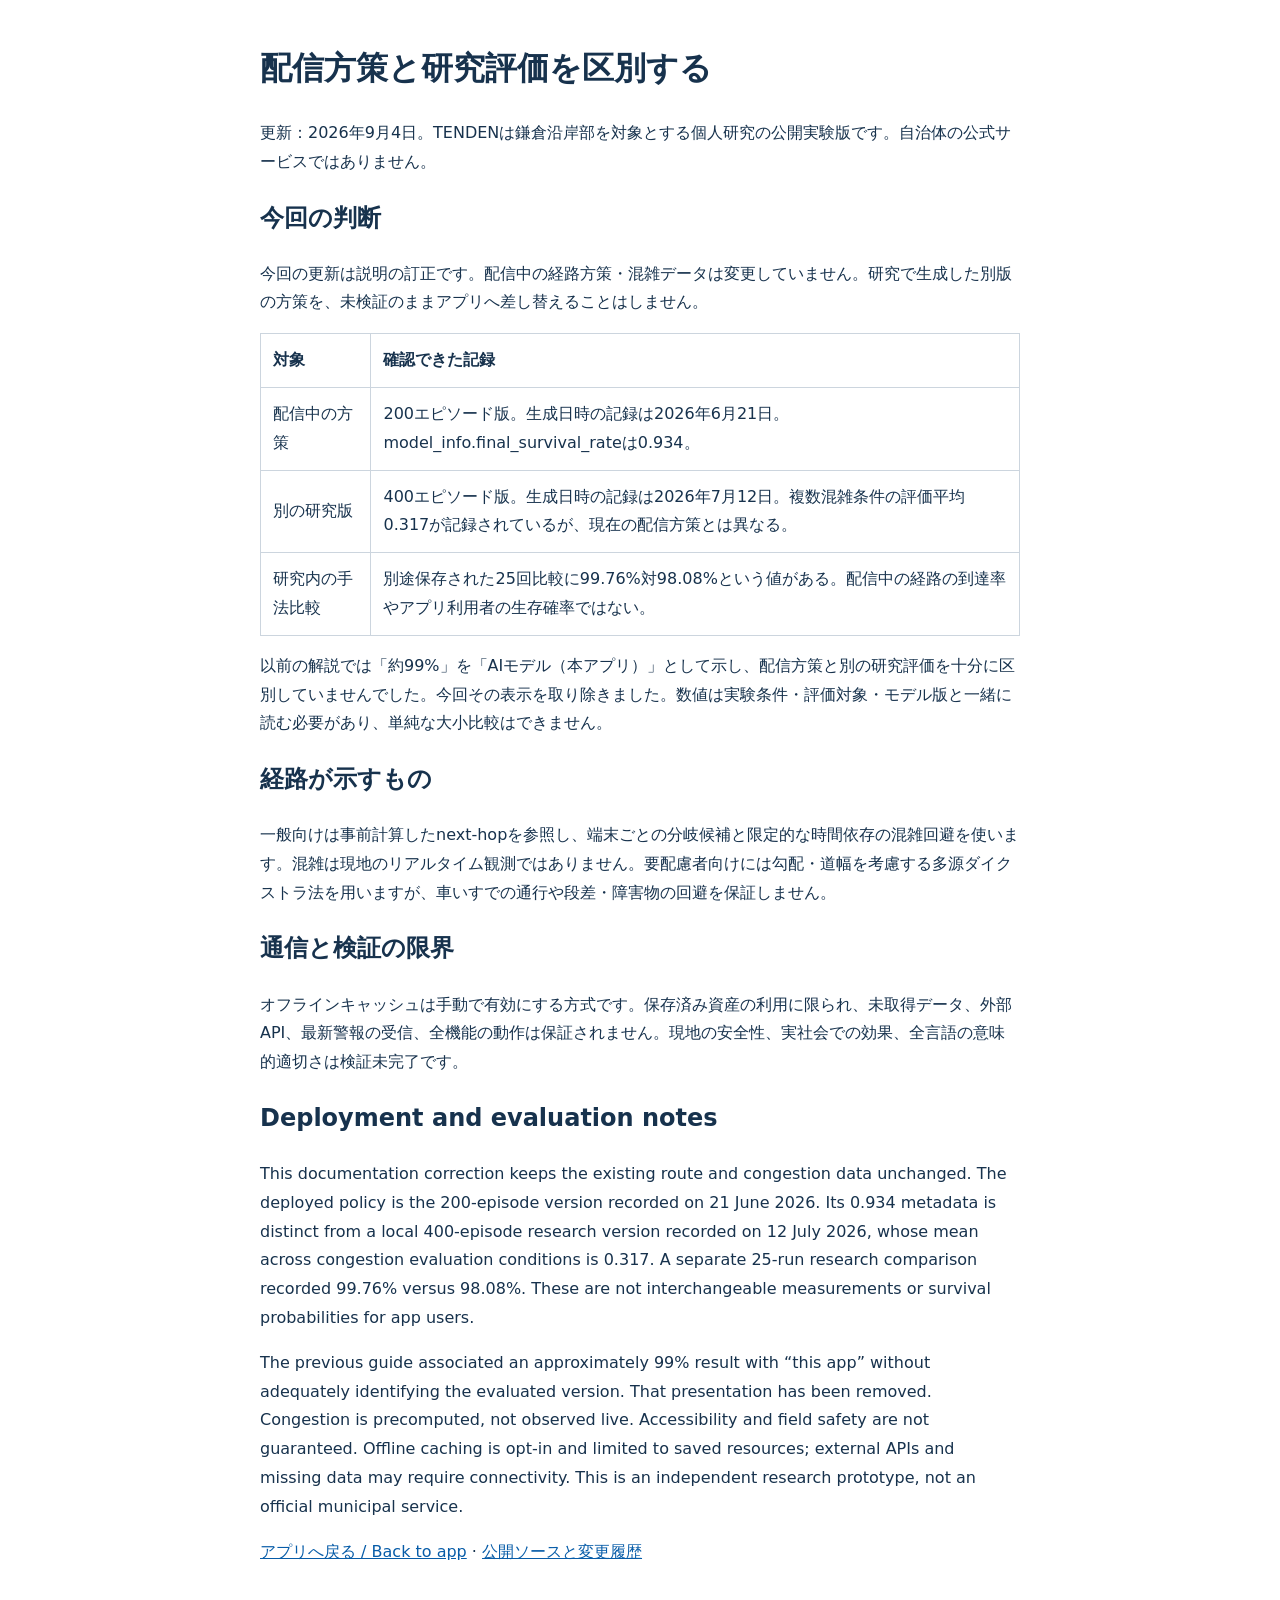
<file: tenden-app/research-model-notes.html>
<!doctype html>
<html lang="ja"><head><meta charset="utf-8"><meta name="viewport" content="width=device-width,initial-scale=1"><title>TENDEN 配信方策と研究評価の記録</title><style>body{font-family:system-ui,sans-serif;line-height:1.8;max-width:760px;margin:40px auto;padding:0 20px;color:#17324d}table{border-collapse:collapse;width:100%}th,td{border:1px solid #ccd5de;padding:12px;text-align:left;overflow-wrap:anywhere}a{color:#075ca8}</style></head><body>
<h1>配信方策と研究評価を区別する</h1><p>更新：2026年9月4日。TENDENは鎌倉沿岸部を対象とする個人研究の公開実験版です。自治体の公式サービスではありません。</p>
<h2>今回の判断</h2><p>今回の更新は説明の訂正です。配信中の経路方策・混雑データは変更していません。研究で生成した別版の方策を、未検証のままアプリへ差し替えることはしません。</p>
<table><tr><th>対象</th><th>確認できた記録</th></tr><tr><td>配信中の方策</td><td>200エピソード版。生成日時の記録は2026年6月21日。model_info.final_survival_rateは0.934。</td></tr><tr><td>別の研究版</td><td>400エピソード版。生成日時の記録は2026年7月12日。複数混雑条件の評価平均0.317が記録されているが、現在の配信方策とは異なる。</td></tr><tr><td>研究内の手法比較</td><td>別途保存された25回比較に99.76%対98.08%という値がある。配信中の経路の到達率やアプリ利用者の生存確率ではない。</td></tr></table>
<p>以前の解説では「約99%」を「AIモデル（本アプリ）」として示し、配信方策と別の研究評価を十分に区別していませんでした。今回その表示を取り除きました。数値は実験条件・評価対象・モデル版と一緒に読む必要があり、単純な大小比較はできません。</p>
<h2>経路が示すもの</h2><p>一般向けは事前計算したnext-hopを参照し、端末ごとの分岐候補と限定的な時間依存の混雑回避を使います。混雑は現地のリアルタイム観測ではありません。要配慮者向けには勾配・道幅を考慮する多源ダイクストラ法を用いますが、車いすでの通行や段差・障害物の回避を保証しません。</p>
<h2>通信と検証の限界</h2><p>オフラインキャッシュは手動で有効にする方式です。保存済み資産の利用に限られ、未取得データ、外部API、最新警報の受信、全機能の動作は保証されません。現地の安全性、実社会での効果、全言語の意味的適切さは検証未完了です。</p>
<h2 lang="en">Deployment and evaluation notes</h2><div lang="en"><p>This documentation correction keeps the existing route and congestion data unchanged. The deployed policy is the 200-episode version recorded on 21 June 2026. Its 0.934 metadata is distinct from a local 400-episode research version recorded on 12 July 2026, whose mean across congestion evaluation conditions is 0.317. A separate 25-run research comparison recorded 99.76% versus 98.08%. These are not interchangeable measurements or survival probabilities for app users.</p><p>The previous guide associated an approximately 99% result with “this app” without adequately identifying the evaluated version. That presentation has been removed. Congestion is precomputed, not observed live. Accessibility and field safety are not guaranteed. Offline caching is opt-in and limited to saved resources; external APIs and missing data may require connectivity. This is an independent research prototype, not an official municipal service.</p></div>
<p><a href="./">アプリへ戻る / Back to app</a> · <a href="https://github.com/masatosprojects/tenden-app">公開ソースと変更履歴</a></p></body></html>
</file>
